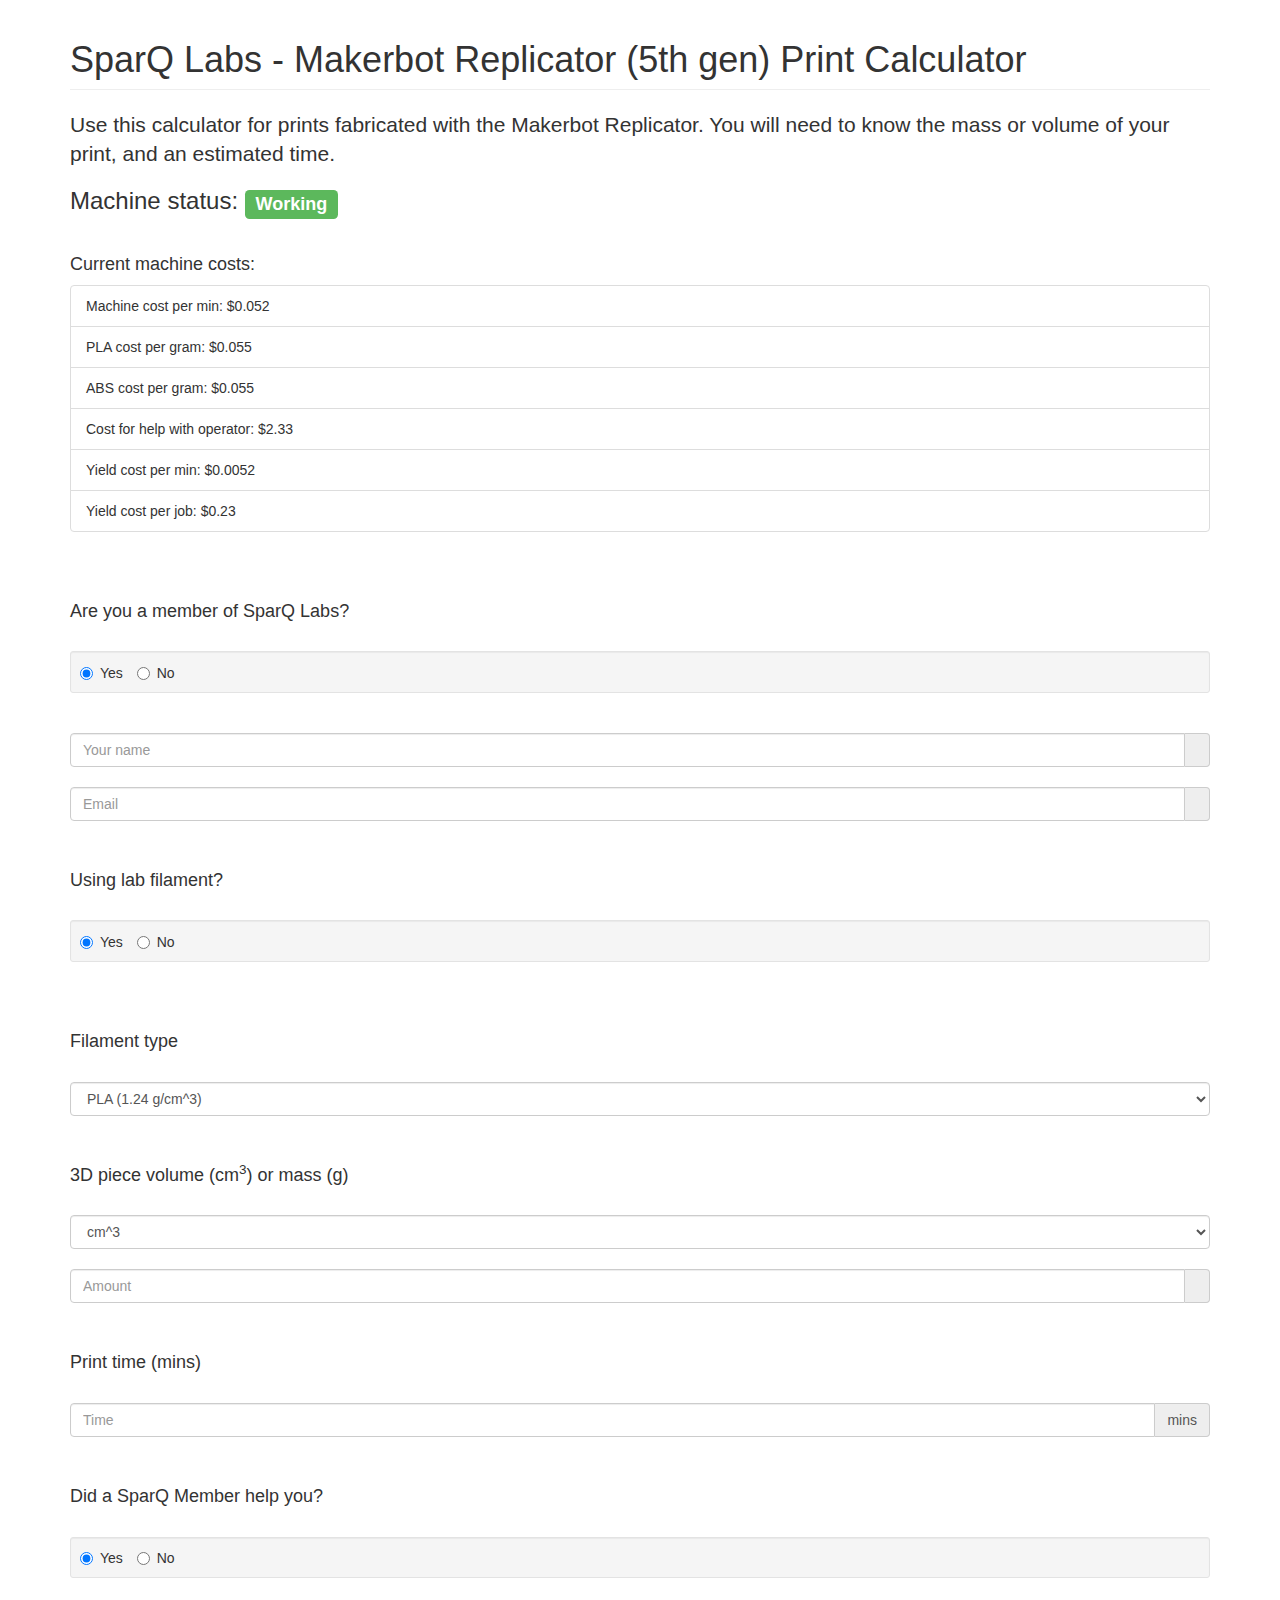
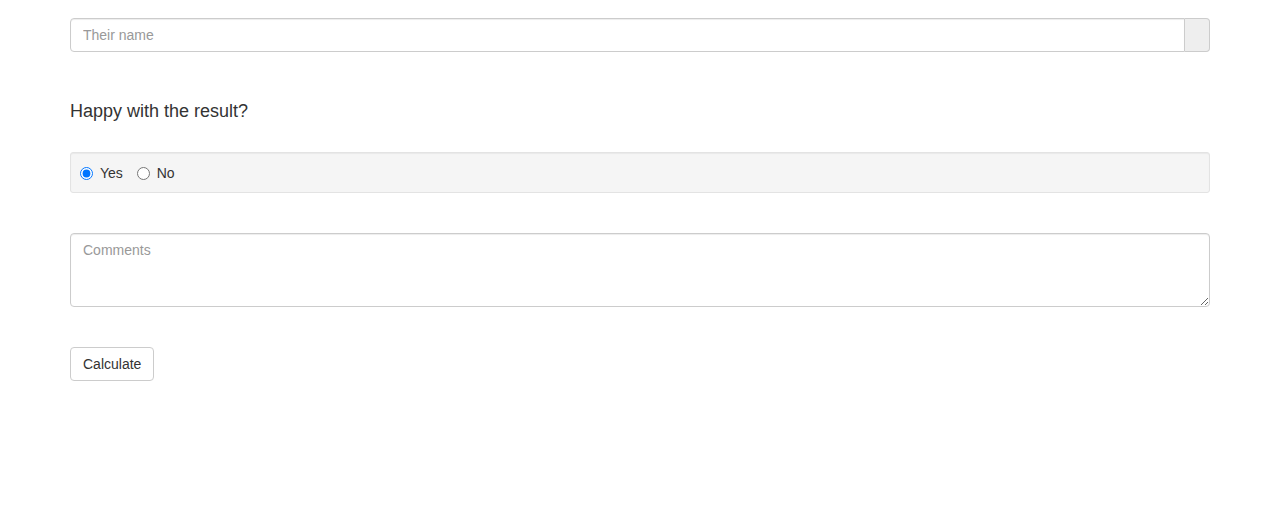
<file: calculators/makerbot_calc.html>
<!DOCTYPE html>
<html lang="en">
<head>
	<meta charset="utf-8">
    <meta http-equiv="X-UA-Compatible" content="IE=edge">
    <meta name="viewport" content="width=device-width, initial-scale=1">

	<title>SparQ Labs - Makerbot Replicator (5th gen) Print Calculator</title>

	<link rel="stylesheet" href="bootstrap.min.css">

	<!--
	<script src="https://ajax.googleapis.com/ajax/libs/jquery/1.11.3/jquery.min.js"></script>
	<script src="http://maxcdn.bootstrapcdn.com/bootstrap/3.3.5/js/bootstrap.min.js"></script>
	-->

<script>
/* 
Calculator by Erin Kennedy for SparQ Labs
Sept. 3, 2015
erin@robotgrrl.com
*/

function displayVals() {

	var str = [];

	str[0] = "Machine cost per min: $" + machineCostPerMin().toPrecision(2);
	str[1] = "PLA cost per gram: $" + rawMaterialsCost(0).toPrecision(2);
	str[2] = "ABS cost per gram: $" + rawMaterialsCost(1).toPrecision(2);
	str[3] = "Cost for help with operator: $" + operatorTimeCost().toFixed(2);
	str[4] = "Yield cost per min: $" + machineYieldCost(true).toPrecision(2);
	str[5] = "Yield cost per job: $" + machineYieldCost(false).toPrecision(2);

	for(i=0; i<str.length; i++) {
		var node = document.createElement("li");
		node.className = "list-group-item";
		node.appendChild(document.createTextNode(str[i]));
		document.getElementById("vals").appendChild(node);
	}

}

function machineCostPerMin() {
	
	var machine_cost = 3000;
	var life_years = 2;
	var life_hours = life_years*365*24;
	var days_school_year = 30*8;
	var hours_used_per_day = 2; // this may have to change up/down
	var hours_used_per_sch_year = hours_used_per_day*days_school_year;
	var hours_lifecycle = hours_used_per_sch_year*life_years;
	var cost_per_hour = machine_cost/hours_lifecycle;
	var cost_per_min = cost_per_hour/60;

	return cost_per_min;
}

function rawMaterialsCost(filament) {

	if(filament == 0) { //PLA

		var price_spool = 35;
		var additional_cost = 20; // like shipping, exchange rate, etc
		var spool_weight = 1000;
		var cost_per_gram = (price_spool+additional_cost)/spool_weight;

	} else if(filament == 1) { // ABS

		var price_spool = 35;
		var additional_cost = 20; // like shipping, exchange rate, etc
		var spool_weight = 1000;
		var cost_per_gram = (price_spool+additional_cost)/spool_weight;

	}

	return cost_per_gram;

}

function operatorTimeCost() {

	var job_setup_mins = 15; // might need to change this depending on actual time
	var remove_print_mins = 5;
	var total_mins = job_setup_mins+remove_print_mins;
	var op_per_hour_cost = 7; // arbitrary amount to assign value to time
	var cost_per_job = (total_mins/60)*op_per_hour_cost;

	return cost_per_job;

}

function machineYieldCost(per_min) {

	var yield_percent = 10; // how much of the time there is a failed print
	var yield_cost_per_min = (machineCostPerMin()*yield_percent)/100;
	var yield_cost_per_job = (operatorTimeCost()*yield_percent)/100;

	if(per_min) { // specifiy yield cost per minute
		return yield_cost_per_min;
	} else { // specify yield cost per job
		return yield_cost_per_job;
	}

}

function calculate(form) {

	// --- member/person info

	var member_name = form.elements.namedItem("member_name").value;
	var member_email = form.elements.namedItem("member_email").value;
	var radiosm = form.elements.namedItem("radm");
	var member = 1;

	if(member_name == null || member_name == "") member_name = "SparQ visitor";

	if(radiosm.value == "member_yes") {
		member = 1;
	} else if(radiosm.value == "member_no") {
		member = 0;
	}

	// --- own filament or lab filament

	var radios0 = form.elements.namedItem("rad0");
	var lab_filament = 1;

	if(radios0.value == "lab_fila_yes") {
		lab_filament = 1;
	} else if(radios0.value == "lab_fila_no") {
		lab_filament = 0;
	}

	var fil_chosen = form.elements.namedItem("filament_choice").selectedIndex;
   	
    var fil_density;
	
	if(fil_chosen == 0) fil_density = 1.24;
	if(fil_chosen == 1) fil_density = 1.03;

	// --- mass or vol of the piece

	var piece_units = form.elements.namedItem("piece_units").selectedIndex;
	var piece_value = form.elements.namedItem("piece_value").value;

	if(isNaN(piece_value)) {
		alert("Needs to be a number");
		form.elements.namedItem("piece_value").value = "";
	}

	var grams = 0;

	if(piece_units == 0) grams = piece_value*fil_density;
	if(piece_units == 1) {
		grams = piece_value;
	}

	// --- operator help

	var print_time = form.elements.namedItem("print_time").value;

	if(isNaN(print_time)) {
		alert("Needs to be a number");
		form.elements.namedItem("print_time").value = "";
	}

	var radios = form.elements.namedItem("rad");
	var operator_help = 1;

	if(radios.value == "op_help_yes") {
		operator_help = 1;
	} else if(radios.value == "op_help_no") {
		operator_help = 0;
	}

	// --- happy with result

	var radios = form.elements.namedItem("radl");
	var happy_result = 1;
	var result_comments = form.elements.namedItem("result_comments").value;

	if(radios.value == "happy_result_yes") {
		happy_result = 1;
	} else if(radios.value == "happy_result_no") {
		happy_result = 0;
	}

	// --- calculations

	var total_mat_cost = grams*rawMaterialsCost(fil_chosen);
	total_mat_cost *= lab_filament;
	var total_machine_time_cost = print_time*machineCostPerMin();
	var total_operator_cost = operator_help*operatorTimeCost();
	var total_yield_cost = print_time*machineYieldCost(true) + machineYieldCost(false);

	var grand_total = total_mat_cost+total_machine_time_cost+total_operator_cost+total_yield_cost;

	var all_complete = true;

	if(print_time == null || print_time == "") all_complete = false;
	if(piece_value == null || piece_value == "") all_complete = false;

	var str = [];

	str[0] = "Material cost: $" + total_mat_cost.toFixed(2);
	str[1] = "Machine time cost: $" + total_machine_time_cost.toFixed(2);
	str[2] = "Operator cost: $" + total_operator_cost.toFixed(2);
	str[3] = "Yield cost: $" + total_yield_cost.toFixed(2);
	//str[4] = "Grand total: $" + grand_total.toFixed(2);

	// --- display results now

	if(all_complete) {

		document.getElementById("totals").innerHTML = "";
		document.getElementById("warnings").innerHTML = "";

		for(i=0; i<str.length; i++) {
			var node = document.createElement("li");
			node.className = "list-group-item";
			node.appendChild(document.createTextNode(str[i]));
			document.getElementById("totals").appendChild(node);
		}

	    document.getElementById("total_title").innerHTML = "Total print cost: $" + grand_total.toFixed(2);

	    var upsell_str = "";
	    if(member == 0) {
	    	upsell_str = "You should become a member!"
	    }

	    document.getElementById("thankyou").innerHTML = "Thank you for your business, " + member_name +"!<br>" + upsell_str;

	    // setting the hidden fields
		form.elements.namedItem("total_grand").value = grand_total.toFixed(2);
		form.elements.namedItem("total_mat").value = total_mat_cost.toFixed(2);
		form.elements.namedItem("total_machine_time").value = total_machine_time_cost.toFixed(2);
		form.elements.namedItem("total_op").value = total_operator_cost.toFixed(2);
		form.elements.namedItem("total_yield").value = total_yield_cost.toFixed(2);

		return true;

	} else {

		document.getElementById("warnings").innerHTML = "Please complete all fields!"

	}

	return false;

}

function submitForm(form) {
	
	// to start php webserver
	// php -S 127.0.0.1:8080 -t .

	if( calculate(form) ) form.submit();

}
</script>



</head>
<body onLoad="displayVals()">

<div class="container">



<h1 class="page-header">SparQ Labs - Makerbot Replicator (5th gen) Print Calculator</h1>

<p class="lead">Use this calculator for prints fabricated with the Makerbot Replicator. You will need to know the mass or volume of your print, and an estimated time.</p>


<h3>Machine status: 
<span class="label label-success">Working</span>
<!--<span class="label label-warning">Having issues</span>-->
<!--<span class="label label-danger">Non-operational</span>-->
</h3>

<br>

<h4>Current machine costs:</h4>
<ul id="vals" class="list-group">
</ul>


<br><br>


<form id="quote_form" action="submit_makerbot.php" method="post">

<h4>Are you a member of SparQ Labs?</h4>
<br>

<div class="well well-sm">
	<label class="radio-inline"><input type="radio" name="radm" value="member_yes" CHECKED onClick=0 onChange="calculate(this.form)">Yes</label>

	<label class="radio-inline"><input type="radio" name="radm" value="member_no" onClick=0 onChange="calculate(this.form)">No</label>
</div>

<br>

<div class="input-group">
	<input type="text" name="member_name" onchange="calculate(this.form)" class="form-control" placeholder="Your name">
	<span class="input-group-addon"></span>
</div>

<br>

<div class="input-group">
	<input type="text" name="member_email" onchange="calculate(this.form)" class="form-control" placeholder="Email">
	<span class="input-group-addon"></span>
</div>


<br><br>


<h4>Using lab filament?</h4>
<br>

<div class="well well-sm">
	<label class="radio-inline"><input type="radio" name="rad0" value="lab_fila_yes" CHECKED onClick=0 onChange="calculate(this.form)">Yes</label>

	<label class="radio-inline"><input type="radio" name="rad0" value="lab_fila_no" onClick=0 onChange="calculate(this.form)">No</label>
</div>


<br><br>


<h4>Filament type</h4>
<br>

<select name="filament_choice" onchange="calculate(this.form)" class="form-control">
  <option value="pla">PLA (1.24 g/cm^3)</option>
  <option value="abs">ABS (1.03 g/cm^3)</option>
</select>


<br><br>


<h4>3D piece volume (cm<sup>3</sup>) or mass (g)</h4> 
<br>

<select name="piece_units" onchange="calculate(this.form)" class="form-control">
  <option value="volume">cm^3</option>
  <option value="mass">g</option>
</select>

<br>

<div class="input-group">
	<input type="text" name="piece_value" onchange="calculate(this.form)" class="form-control" placeholder="Amount">
	<span class="input-group-addon"></span>
</div>

<br><br>


<h4>Print time (mins)</h4>
<br>
<div class="input-group">
	<input type="text" name="print_time" onchange="calculate(this.form)" class="form-control" placeholder="Time">
	<span class="input-group-addon">mins</span>
</div>


<br><br>


<h4>Did a SparQ Member help you?</h4>
<br>

<div class="well well-sm">
	<label class="radio-inline"><input type="radio" name="rad" value="op_help_yes" CHECKED onClick=0 onChange="calculate(this.form)">Yes</label>

	<label class="radio-inline"><input type="radio" name="rad" value="op_help_no" onClick=0 onChange="calculate(this.form)">No</label>
</div>

<br>

<div class="input-group">
	<input type="text" name="helper_name" onchange="calculate(this.form)" class="form-control" placeholder="Their name">
	<span class="input-group-addon"></span>
</div>


<br><br>


<h4>Happy with the result?</h4>
<br>

<div class="well well-sm">
	<label class="radio-inline"><input type="radio" name="radl" value="happy_result_yes" CHECKED onClick=0 onChange="calculate(this.form)">Yes</label>

	<label class="radio-inline"><input type="radio" name="radl" value="happy_result_no" onClick=0 onChange="calculate(this.form)">No</label>
</div>

<br>

<textarea class="form-control" rows="3" placeholder="Comments" name="result_comments"></textarea>


<br><br>

<!-- hidden inputs for POST -->
<input type="hidden" name="total_grand" value="">
<input type="hidden" name="total_mat" value="">
<input type="hidden" name="total_machine_time" value="">
<input type="hidden" name="total_op" value="">
<input type="hidden" name="total_yield" value="">


<button type="button" name="button" value="Calculate" onClick="submitForm(this.form)" class="btn btn-default">Calculate</button>

</form>

<br>

<p id="warnings"></p>


<br><br>


<h3 id="total_title"></h3>
<ul id="totals" class="list-group">
</ul>
<h4 id="thankyou"></h4>

<br><br>


</div>

</body>
</html>
</file>
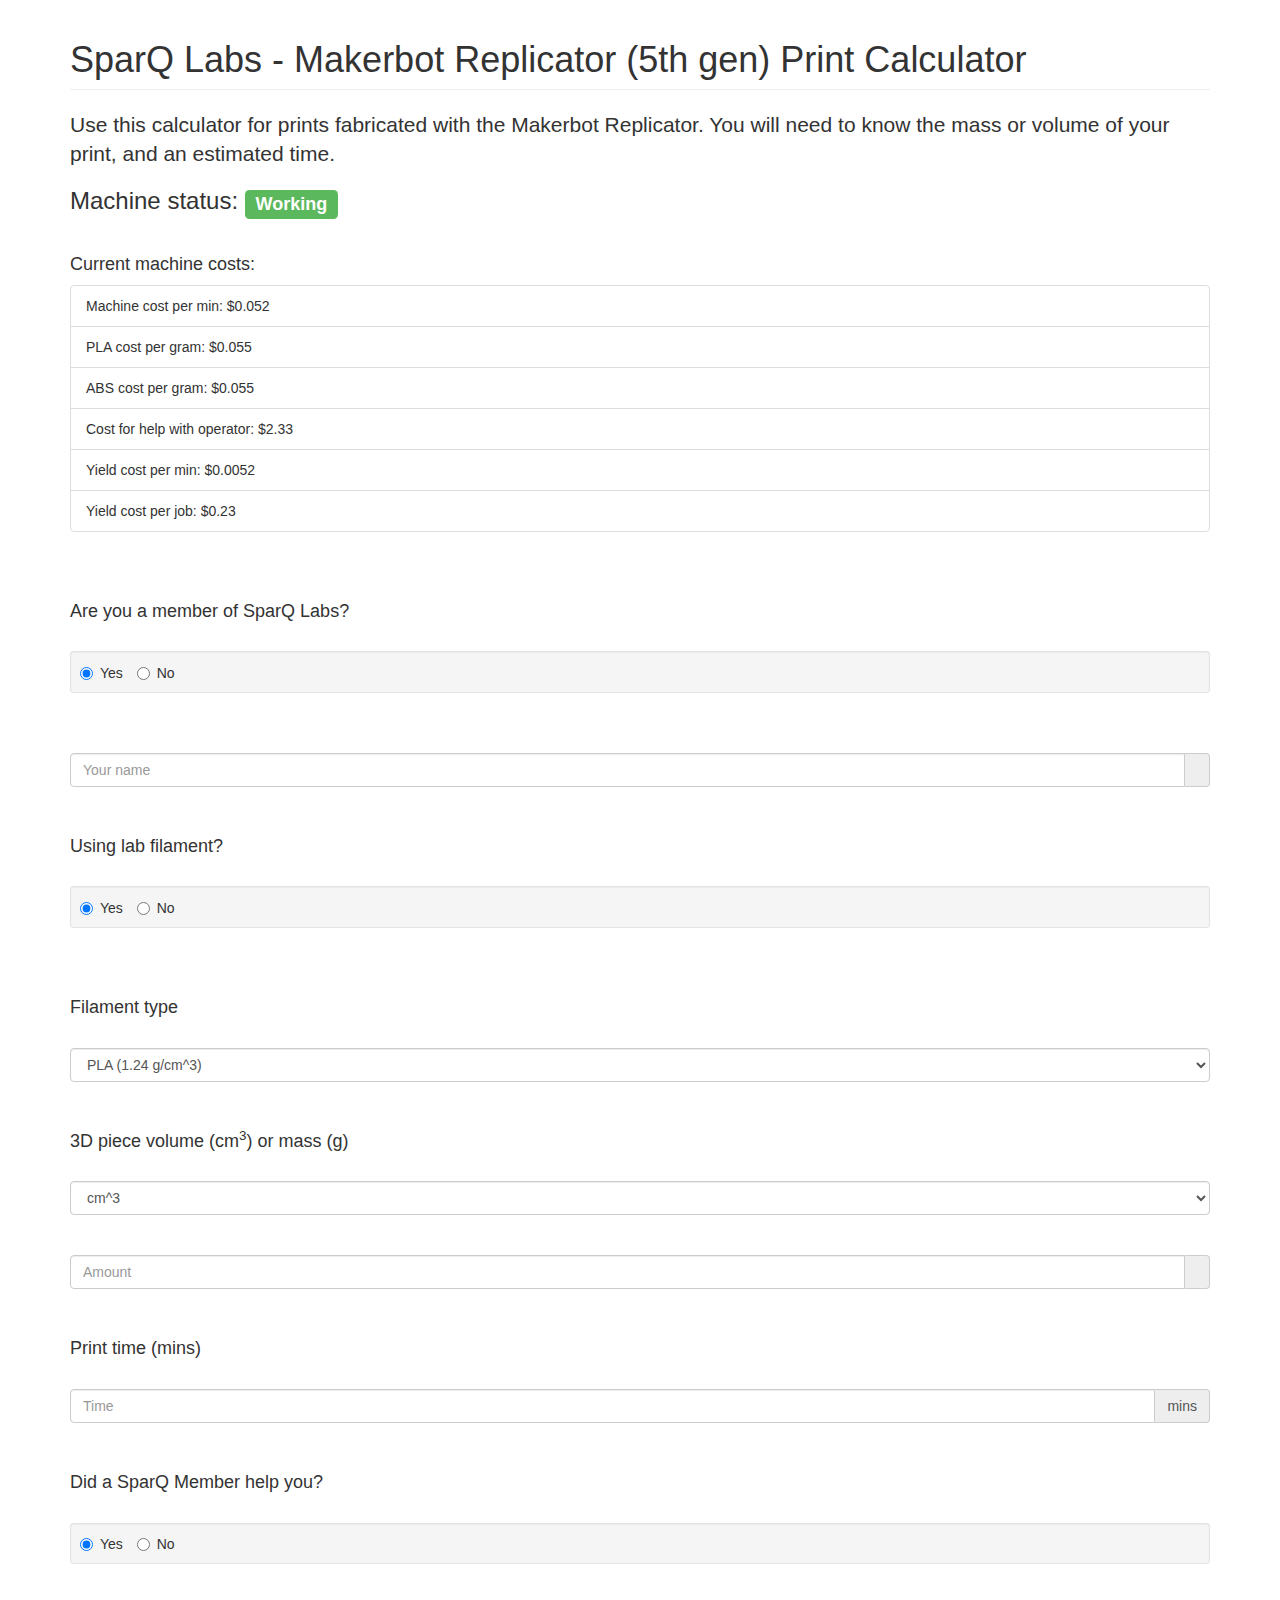
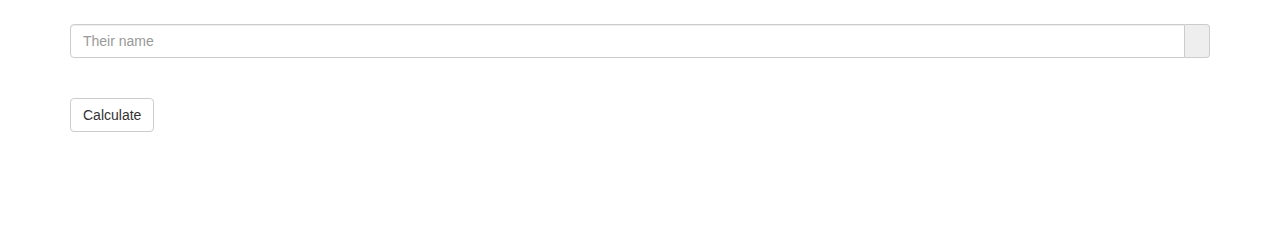
<file: calculators/rep5_calc.html>
<!DOCTYPE html>
<html lang="en">
<head>
	<meta charset="utf-8">
    <meta http-equiv="X-UA-Compatible" content="IE=edge">
    <meta name="viewport" content="width=device-width, initial-scale=1">

	<title>SparQ Labs - Makerbot Replicator (5th gen) Print Calculator</title>

	<link rel="stylesheet" href="bootstrap.min.css">

	<!--
	<script src="https://ajax.googleapis.com/ajax/libs/jquery/1.11.3/jquery.min.js"></script>
	<script src="http://maxcdn.bootstrapcdn.com/bootstrap/3.3.5/js/bootstrap.min.js"></script>
	-->

<script>
/* 
Calculator by Erin Kennedy for SparQ Labs
Sept. 3, 2015
erin@robotgrrl.com
*/

function displayVals() {

	var str = [];

	str[0] = "Machine cost per min: $" + machineCostPerMin().toPrecision(2);
	str[1] = "PLA cost per gram: $" + rawMaterialsCost(0).toPrecision(2);
	str[2] = "ABS cost per gram: $" + rawMaterialsCost(1).toPrecision(2);
	str[3] = "Cost for help with operator: $" + operatorTimeCost().toFixed(2);
	str[4] = "Yield cost per min: $" + machineYieldCost(true).toPrecision(2);
	str[5] = "Yield cost per job: $" + machineYieldCost(false).toPrecision(2);

	for(i=0; i<str.length; i++) {
		var node = document.createElement("li");
		node.className = "list-group-item";
		node.appendChild(document.createTextNode(str[i]));
		document.getElementById("vals").appendChild(node);
	}

}

function machineCostPerMin() {
	
	var machine_cost = 3000;
	var life_years = 2;
	var life_hours = life_years*365*24;
	var days_school_year = 30*8;
	var hours_used_per_day = 2; // this may have to change up/down
	var hours_used_per_sch_year = hours_used_per_day*days_school_year;
	var hours_lifecycle = hours_used_per_sch_year*life_years;
	var cost_per_hour = machine_cost/hours_lifecycle;
	var cost_per_min = cost_per_hour/60;

	return cost_per_min;
}

function rawMaterialsCost(filament) {

	if(filament == 0) { //PLA

		var price_spool = 35;
		var additional_cost = 20; // like shipping, exchange rate, etc
		var spool_weight = 1000;
		var cost_per_gram = (price_spool+additional_cost)/spool_weight;

	} else if(filament == 1) { // ABS

		var price_spool = 35;
		var additional_cost = 20; // like shipping, exchange rate, etc
		var spool_weight = 1000;
		var cost_per_gram = (price_spool+additional_cost)/spool_weight;

	}

	return cost_per_gram;

}

function operatorTimeCost() {

	var job_setup_mins = 15; // might need to change this depending on actual time
	var remove_print_mins = 5;
	var total_mins = job_setup_mins+remove_print_mins;
	var op_per_hour_cost = 7; // arbitrary amount to assign value to time
	var cost_per_job = (total_mins/60)*op_per_hour_cost;

	return cost_per_job;

}

function machineYieldCost(per_min) {

	var yield_percent = 10; // how much of the time there is a failed print
	var yield_cost_per_min = (machineCostPerMin()*yield_percent)/100;
	var yield_cost_per_job = (operatorTimeCost()*yield_percent)/100;

	if(per_min) { // specifiy yield cost per minute
		return yield_cost_per_min;
	} else { // specify yield cost per job
		return yield_cost_per_job;
	}

}

function calculate(form) {

	var member_name = form.elements.namedItem("member_name").value;
	var radiosm = form.elements.namedItem("radm");
	var member = 1;

	if(member_name == null || member_name == "") member_name = "SparQ visitor";

	if(radiosm.value == "member_yes") {
		member = 1;
	} else if(radiosm.value == "member_no") {
		member = 0;
	}

	// ---

	var radios0 = form.elements.namedItem("rad0");
	var lab_filament = 1;

	if(radios0.value == "lab_fila_yes") {
		lab_filament = 1;
	} else if(radios0.value == "lab_fila_no") {
		lab_filament = 0;
	}

	var fil_chosen = form.elements.namedItem("filament_choice").selectedIndex;
   	
    var fil_density;
	
	if(fil_chosen == 0) fil_density = 1.24;
	if(fil_chosen == 1) fil_density = 1.03;

	// ---

	var piece_units = form.elements.namedItem("piece_units").selectedIndex;
	var piece_value = form.elements.namedItem("piece_value").value;

	if(isNaN(piece_value)) {
		alert("Needs to be a number");
		form.elements.namedItem("piece_value").value = "";
	}

	var grams = 0;

	if(piece_units == 0) grams = piece_value*fil_density;
	if(piece_units == 1) {
		grams = piece_value;
	}

	// ---

	var print_time = form.elements.namedItem("print_time").value;

	if(isNaN(print_time)) {
		alert("Needs to be a number");
		form.elements.namedItem("print_time").value = "";
	}

	var radios = form.elements.namedItem("rad");
	var operator_help = 1;

	if(radios.value == "op_help_yes") {
		operator_help = 1;
	} else if(radios.value == "op_help_no") {
		operator_help = 0;
	}

	// ---

	var total_mat_cost = grams*rawMaterialsCost(fil_chosen);
	total_mat_cost *= lab_filament;
	var total_machine_time_cost = print_time*machineCostPerMin();
	var total_operator_cost = operator_help*operatorTimeCost();
	var total_yield_cost = print_time*machineYieldCost(true) + machineYieldCost(false);

	var grand_total = total_mat_cost+total_machine_time_cost+total_operator_cost+total_yield_cost;

	var all_complete = true;

	if(print_time == null || print_time == "") all_complete = false;
	if(piece_value == null || piece_value == "") all_complete = false;

	var str = [];

	str[0] = "Material cost: $" + total_mat_cost.toFixed(2);
	str[1] = "Machine time cost: $" + total_machine_time_cost.toFixed(2);
	str[2] = "Operator cost: $" + total_operator_cost.toFixed(2);
	str[3] = "Yield cost: $" + total_yield_cost.toFixed(2);
	//str[4] = "Grand total: $" + grand_total.toFixed(2);


	if(all_complete) {

		document.getElementById("totals").innerHTML = "";

		for(i=0; i<str.length; i++) {
			var node = document.createElement("li");
			node.className = "list-group-item";
			node.appendChild(document.createTextNode(str[i]));
			document.getElementById("totals").appendChild(node);
		}

	    document.getElementById("total_title").innerHTML = "Total print cost: $" + grand_total.toFixed(2);

	    var upsell_str = "";
	    if(member == 0) {
	    	upsell_str = "You should become a member!"
	    }

	    document.getElementById("thankyou").innerHTML = "Thank you for your business, " + member_name +"!<br>" + upsell_str;

	}

}
</script>



</head>
<body onLoad="displayVals()">

<div class="container">



<h1 class="page-header">SparQ Labs - Makerbot Replicator (5th gen) Print Calculator</h1>

<p class="lead">Use this calculator for prints fabricated with the Makerbot Replicator. You will need to know the mass or volume of your print, and an estimated time.</p>


<h3>Machine status: 
<span class="label label-success">Working</span>
<!--<span class="label label-warning">Having issues</span>-->
<!--<span class="label label-danger">Non-operational</span>-->
</h3>

<br>

<h4>Current machine costs:</h4>
<ul id="vals" class="list-group">
</ul>


<br><br>


<form id="quote_form" action="">

<h4>Are you a member of SparQ Labs?</h4>
<br>

<div class="well well-sm">
	<label class="radio-inline"><input type="radio" name="radm" value="member_yes" CHECKED onClick=0 onChange="calculate(this.form)">Yes</label>

	<label class="radio-inline"><input type="radio" name="radm" value="member_no" onClick=0 onChange="calculate(this.form)">No</label>
</div>

<br><br>

<div class="input-group">
	<input type="text" name="member_name" onchange="calculate(this.form)" class="form-control" placeholder="Your name">
	<span class="input-group-addon"></span>
</div>


<br><br>


<h4>Using lab filament?</h4>
<br>

<div class="well well-sm">
	<label class="radio-inline"><input type="radio" name="rad0" value="lab_fila_yes" CHECKED onClick=0 onChange="calculate(this.form)">Yes</label>

	<label class="radio-inline"><input type="radio" name="rad0" value="lab_fila_no" onClick=0 onChange="calculate(this.form)">No</label>
</div>

<br><br>


<h4>Filament type</h4>
<br>

<select name="filament_choice" onchange="calculate(this.form)" class="form-control">
  <option value="pla">PLA (1.24 g/cm^3)</option>
  <option value="abs">ABS (1.03 g/cm^3)</option>
</select>


<br><br>


<h4>3D piece volume (cm<sup>3</sup>) or mass (g)</h4> 
<br>

<select name="piece_units" onchange="calculate(this.form)" class="form-control">
  <option value="volume">cm^3</option>
  <option value="mass">g</option>
</select>

<br><br>

<div class="input-group">
	<input type="text" name="piece_value" onchange="calculate(this.form)" class="form-control" placeholder="Amount">
	<span class="input-group-addon"></span>
</div>

<br><br>


<h4>Print time (mins)</h4>
<br>
<div class="input-group">
	<input type="text" name="print_time" onchange="calculate(this.form)" class="form-control" placeholder="Time">
	<span class="input-group-addon">mins</span>
</div>


<br><br>


<h4>Did a SparQ Member help you?</h4>
<br>

<div class="well well-sm">
	<label class="radio-inline"><input type="radio" name="rad" value="op_help_yes" CHECKED onClick=0 onChange="calculate(this.form)">Yes</label>

	<label class="radio-inline"><input type="radio" name="rad" value="op_help_no" onClick=0 onChange="calculate(this.form)">No</label>
</div>

<br><br>

<div class="input-group">
	<input type="text" name="helper_name" onchange="calculate(this.form)" class="form-control" placeholder="Their name">
	<span class="input-group-addon"></span>
</div>


<br><br>

<button type="button" name="button" value="Calculate" onClick="calculate(this.form)" class="btn btn-default">Calculate</button>

</form>


<br><br>


<h3 id="total_title"></h3>
<ul id="totals" class="list-group">
</ul>
<h4 id="thankyou"></h4>

<br><br>


</div>

</body>
</html>
</file>
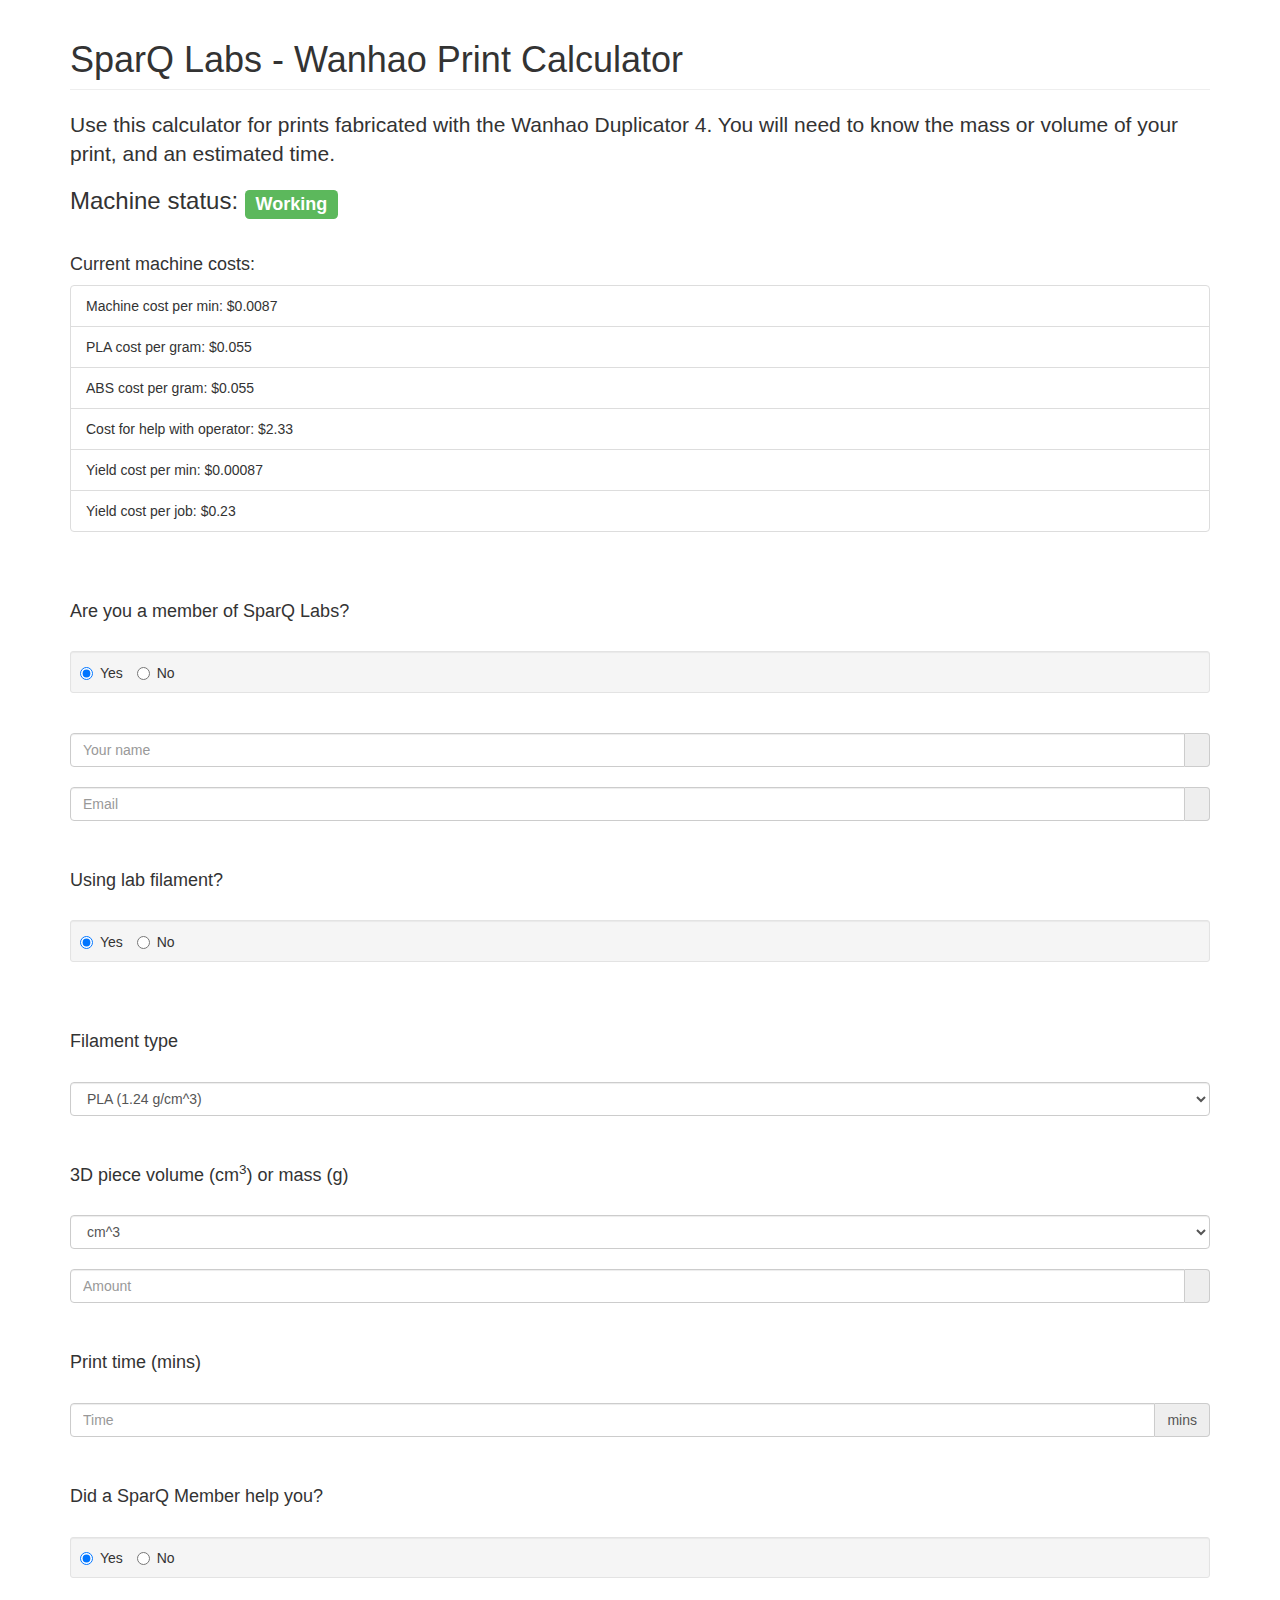
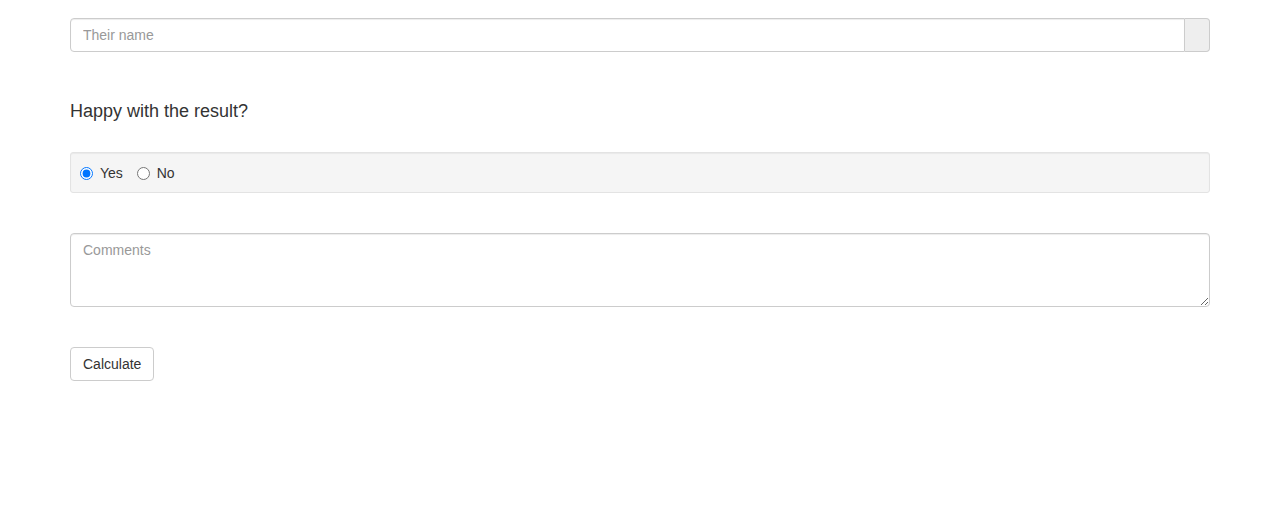
<file: calculators/wanhao_calc.html>
<!DOCTYPE html>
<html lang="en">
<head>
	<meta charset="utf-8">
    <meta http-equiv="X-UA-Compatible" content="IE=edge">
    <meta name="viewport" content="width=device-width, initial-scale=1">

	<title>SparQ Labs - Wanhao Print Calculator</title>

	<link rel="stylesheet" href="bootstrap.min.css">

	<!--
	<script src="https://ajax.googleapis.com/ajax/libs/jquery/1.11.3/jquery.min.js"></script>
	<script src="http://maxcdn.bootstrapcdn.com/bootstrap/3.3.5/js/bootstrap.min.js"></script>
	-->

<script>
/* 
Calculator by Erin Kennedy for SparQ Labs
Sept. 3, 2015
erin@robotgrrl.com
*/

function displayVals() {

	var str = [];

	str[0] = "Machine cost per min: $" + machineCostPerMin().toPrecision(2);
	str[1] = "PLA cost per gram: $" + rawMaterialsCost(0).toPrecision(2);
	str[2] = "ABS cost per gram: $" + rawMaterialsCost(1).toPrecision(2);
	str[3] = "Cost for help with operator: $" + operatorTimeCost().toFixed(2);
	str[4] = "Yield cost per min: $" + machineYieldCost(true).toPrecision(2);
	str[5] = "Yield cost per job: $" + machineYieldCost(false).toPrecision(2);

	for(i=0; i<str.length; i++) {
		var node = document.createElement("li");
		node.className = "list-group-item";
		node.appendChild(document.createTextNode(str[i]));
		document.getElementById("vals").appendChild(node);
	}

}

function machineCostPerMin() {
	
	var machine_cost = 1000;
	var life_years = 2;
	var life_hours = life_years*365*24;
	var days_school_year = 30*8;
	var hours_used_per_day = 4; // this may have to change up/down
	var hours_used_per_sch_year = hours_used_per_day*days_school_year;
	var hours_lifecycle = hours_used_per_sch_year*life_years;
	var cost_per_hour = machine_cost/hours_lifecycle;
	var cost_per_min = cost_per_hour/60;

	return cost_per_min;
}

function rawMaterialsCost(filament) {

	if(filament == 0) { //PLA

		var price_spool = 35;
		var additional_cost = 20; // like shipping, exchange rate, etc
		var spool_weight = 1000;
		var cost_per_gram = (price_spool+additional_cost)/spool_weight;

	} else if(filament == 1) { // ABS

		var price_spool = 35;
		var additional_cost = 20; // like shipping, exchange rate, etc
		var spool_weight = 1000;
		var cost_per_gram = (price_spool+additional_cost)/spool_weight;

	}

	return cost_per_gram;

}

function operatorTimeCost() {

	var job_setup_mins = 15; // might need to change this depending on actual time
	var remove_print_mins = 5;
	var total_mins = job_setup_mins+remove_print_mins;
	var op_per_hour_cost = 7; // arbitrary amount to assign value to time
	var cost_per_job = (total_mins/60)*op_per_hour_cost;

	return cost_per_job;

}

function machineYieldCost(per_min) {

	var yield_percent = 10; // how much of the time there is a failed print
	var yield_cost_per_min = (machineCostPerMin()*yield_percent)/100;
	var yield_cost_per_job = (operatorTimeCost()*yield_percent)/100;

	if(per_min) { // specifiy yield cost per minute
		return yield_cost_per_min;
	} else { // specify yield cost per job
		return yield_cost_per_job;
	}

}

function calculate(form) {

	// -- member/person info

	var member_name = form.elements.namedItem("member_name").value;
	var member_email = form.elements.namedItem("member_email").value;
	var radiosm = form.elements.namedItem("radm");
	var member = 1;

	if(member_name == null || member_name == "") member_name = "SparQ visitor";

	if(radiosm.value == "member_yes") {
		member = 1;
	} else if(radiosm.value == "member_no") {
		member = 0;
	}

	// --- own filament or lab filament

	var radios0 = form.elements.namedItem("rad0");
	var lab_filament = 1;

	if(radios0.value == "lab_fila_yes") {
		lab_filament = 1;
	} else if(radios0.value == "lab_fila_no") {
		lab_filament = 0;
	}

	var fil_chosen = form.elements.namedItem("filament_choice").selectedIndex;
   	
    var fil_density;
	
	if(fil_chosen == 0) fil_density = 1.24;
	if(fil_chosen == 1) fil_density = 1.03;

	// --- mass or vol of the piece

	var piece_units = form.elements.namedItem("piece_units").selectedIndex;
	var piece_value = form.elements.namedItem("piece_value").value;

	if(isNaN(piece_value)) {
		alert("Needs to be a number");
		form.elements.namedItem("piece_value").value = "";
	}

	var grams = 0;

	if(piece_units == 0) grams = piece_value*fil_density;
	if(piece_units == 1) {
		grams = piece_value;
	}

	// --- print time estimate

	var print_time = form.elements.namedItem("print_time").value;

	if(isNaN(print_time)) {
		alert("Needs to be a number");
		form.elements.namedItem("print_time").value = "";
	}

	// --- operator help

	var radios = form.elements.namedItem("rad");
	var operator_help = 1;

	if(radios.value == "op_help_yes") {
		operator_help = 1;
	} else if(radios.value == "op_help_no") {
		operator_help = 0;
	}

	// --- happy with result

	var radios = form.elements.namedItem("radl");
	var happy_result = 1;
	var result_comments = form.elements.namedItem("result_comments").value;

	if(radios.value == "happy_result_yes") {
		happy_result = 1;
	} else if(radios.value == "happy_result_no") {
		happy_result = 0;
	}

	// --- calculations

	var total_mat_cost = grams*rawMaterialsCost(fil_chosen);
	total_mat_cost *= lab_filament;
	var total_machine_time_cost = print_time*machineCostPerMin();
	var total_operator_cost = operator_help*operatorTimeCost();
	var total_yield_cost = print_time*machineYieldCost(true) + machineYieldCost(false);

	var grand_total = total_mat_cost+total_machine_time_cost+total_operator_cost+total_yield_cost;

	var all_complete = true;

	if(print_time == null || print_time == "") all_complete = false;
	if(piece_value == null || piece_value == "") all_complete = false;

	var str = [];

	str[0] = "Material cost: $" + total_mat_cost.toFixed(2);
	str[1] = "Machine time cost: $" + total_machine_time_cost.toFixed(2);
	str[2] = "Operator cost: $" + total_operator_cost.toFixed(2);
	str[3] = "Yield cost: $" + total_yield_cost.toFixed(2);
	//str[4] = "Grand total: $" + grand_total.toFixed(2);

	// --- display results now

	if(all_complete) {

		document.getElementById("totals").innerHTML = "";
		document.getElementById("warnings").innerHTML = "";

		for(i=0; i<str.length; i++) {
			var node = document.createElement("li");
			node.className = "list-group-item";
			node.appendChild(document.createTextNode(str[i]));
			document.getElementById("totals").appendChild(node);
		}

	    document.getElementById("total_title").innerHTML = "Total print cost: $" + grand_total.toFixed(2);

	    var upsell_str = "";
	    if(member == 0) {
	    	upsell_str = "You should become a member!"
	    }

	    document.getElementById("thankyou").innerHTML = "Thank you for your business, " + member_name +"!<br>" + upsell_str;

	} else {

		document.getElementById("warnings").innerHTML = "Please complete all fields!"

	}

}
</script>



</head>
<body onLoad="displayVals()">

<div class="container">



<h1 class="page-header">SparQ Labs - Wanhao Print Calculator</h1>

<p class="lead">Use this calculator for prints fabricated with the Wanhao Duplicator 4. You will need to know the mass or volume of your print, and an estimated time.</p>


<h3>Machine status: 
<span class="label label-success">Working</span>
<!--<span class="label label-warning">Having issues</span>-->
<!--<span class="label label-danger">Non-operational</span>-->
</h3>

<br>

<h4>Current machine costs:</h4>
<ul id="vals" class="list-group">
</ul>


<br><br>


<form id="quote_form" action="">

<h4>Are you a member of SparQ Labs?</h4>
<br>

<div class="well well-sm">
	<label class="radio-inline"><input type="radio" name="radm" value="member_yes" CHECKED onClick=0 onChange="calculate(this.form)">Yes</label>

	<label class="radio-inline"><input type="radio" name="radm" value="member_no" onClick=0 onChange="calculate(this.form)">No</label>
</div>

<br>

<div class="input-group">
	<input type="text" name="member_name" onchange="calculate(this.form)" class="form-control" placeholder="Your name">
	<span class="input-group-addon"></span>
</div>

<br>

<div class="input-group">
	<input type="text" name="member_email" onchange="calculate(this.form)" class="form-control" placeholder="Email">
	<span class="input-group-addon"></span>
</div>


<br><br>


<h4>Using lab filament?</h4>
<br>

<div class="well well-sm">
	<label class="radio-inline"><input type="radio" name="rad0" value="lab_fila_yes" CHECKED onClick=0 onChange="calculate(this.form)">Yes</label>

	<label class="radio-inline"><input type="radio" name="rad0" value="lab_fila_no" onClick=0 onChange="calculate(this.form)">No</label>
</div>


<br><br>


<h4>Filament type</h4>
<br>

<select name="filament_choice" onchange="calculate(this.form)" class="form-control">
  <option value="pla">PLA (1.24 g/cm^3)</option>
  <option value="abs">ABS (1.03 g/cm^3)</option>
</select>


<br><br>


<h4>3D piece volume (cm<sup>3</sup>) or mass (g)</h4> 
<br>

<select name="piece_units" onchange="calculate(this.form)" class="form-control">
  <option value="volume">cm^3</option>
  <option value="mass">g</option>
</select>

<br>

<div class="input-group">
	<input type="text" name="piece_value" onchange="calculate(this.form)" class="form-control" placeholder="Amount">
	<span class="input-group-addon"></span>
</div>


<br><br>


<h4>Print time (mins)</h4>
<br>
<div class="input-group">
	<input type="text" name="print_time" onchange="calculate(this.form)" class="form-control" placeholder="Time">
	<span class="input-group-addon">mins</span>
</div>


<br><br>


<h4>Did a SparQ Member help you?</h4>
<br>

<div class="well well-sm">
	<label class="radio-inline"><input type="radio" name="rad" value="op_help_yes" CHECKED onClick=0 onChange="calculate(this.form)">Yes</label>

	<label class="radio-inline"><input type="radio" name="rad" value="op_help_no" onClick=0 onChange="calculate(this.form)">No</label>
</div>

<br>

<div class="input-group">
	<input type="text" name="helper_name" onchange="calculate(this.form)" class="form-control" placeholder="Their name">
	<span class="input-group-addon"></span>
</div>


<br><br>


<h4>Happy with the result?</h4>
<br>

<div class="well well-sm">
	<label class="radio-inline"><input type="radio" name="radl" value="happy_result_yes" CHECKED onClick=0 onChange="calculate(this.form)">Yes</label>

	<label class="radio-inline"><input type="radio" name="radl" value="happy_result_no" onClick=0 onChange="calculate(this.form)">No</label>
</div>

<br>

<textarea class="form-control" rows="3" placeholder="Comments" name="result_comments"></textarea>


<br><br>


<button type="button" name="button" value="Calculate" onClick="calculate(this.form)" class="btn btn-default">Calculate</button>

</form>

<br>

<p id="warnings"></p>


<br><br>


<h3 id="total_title"></h3>
<ul id="totals" class="list-group">
</ul>
<h4 id="thankyou"></h4>

<br><br>


</div>

</body>
</html>
</file>
